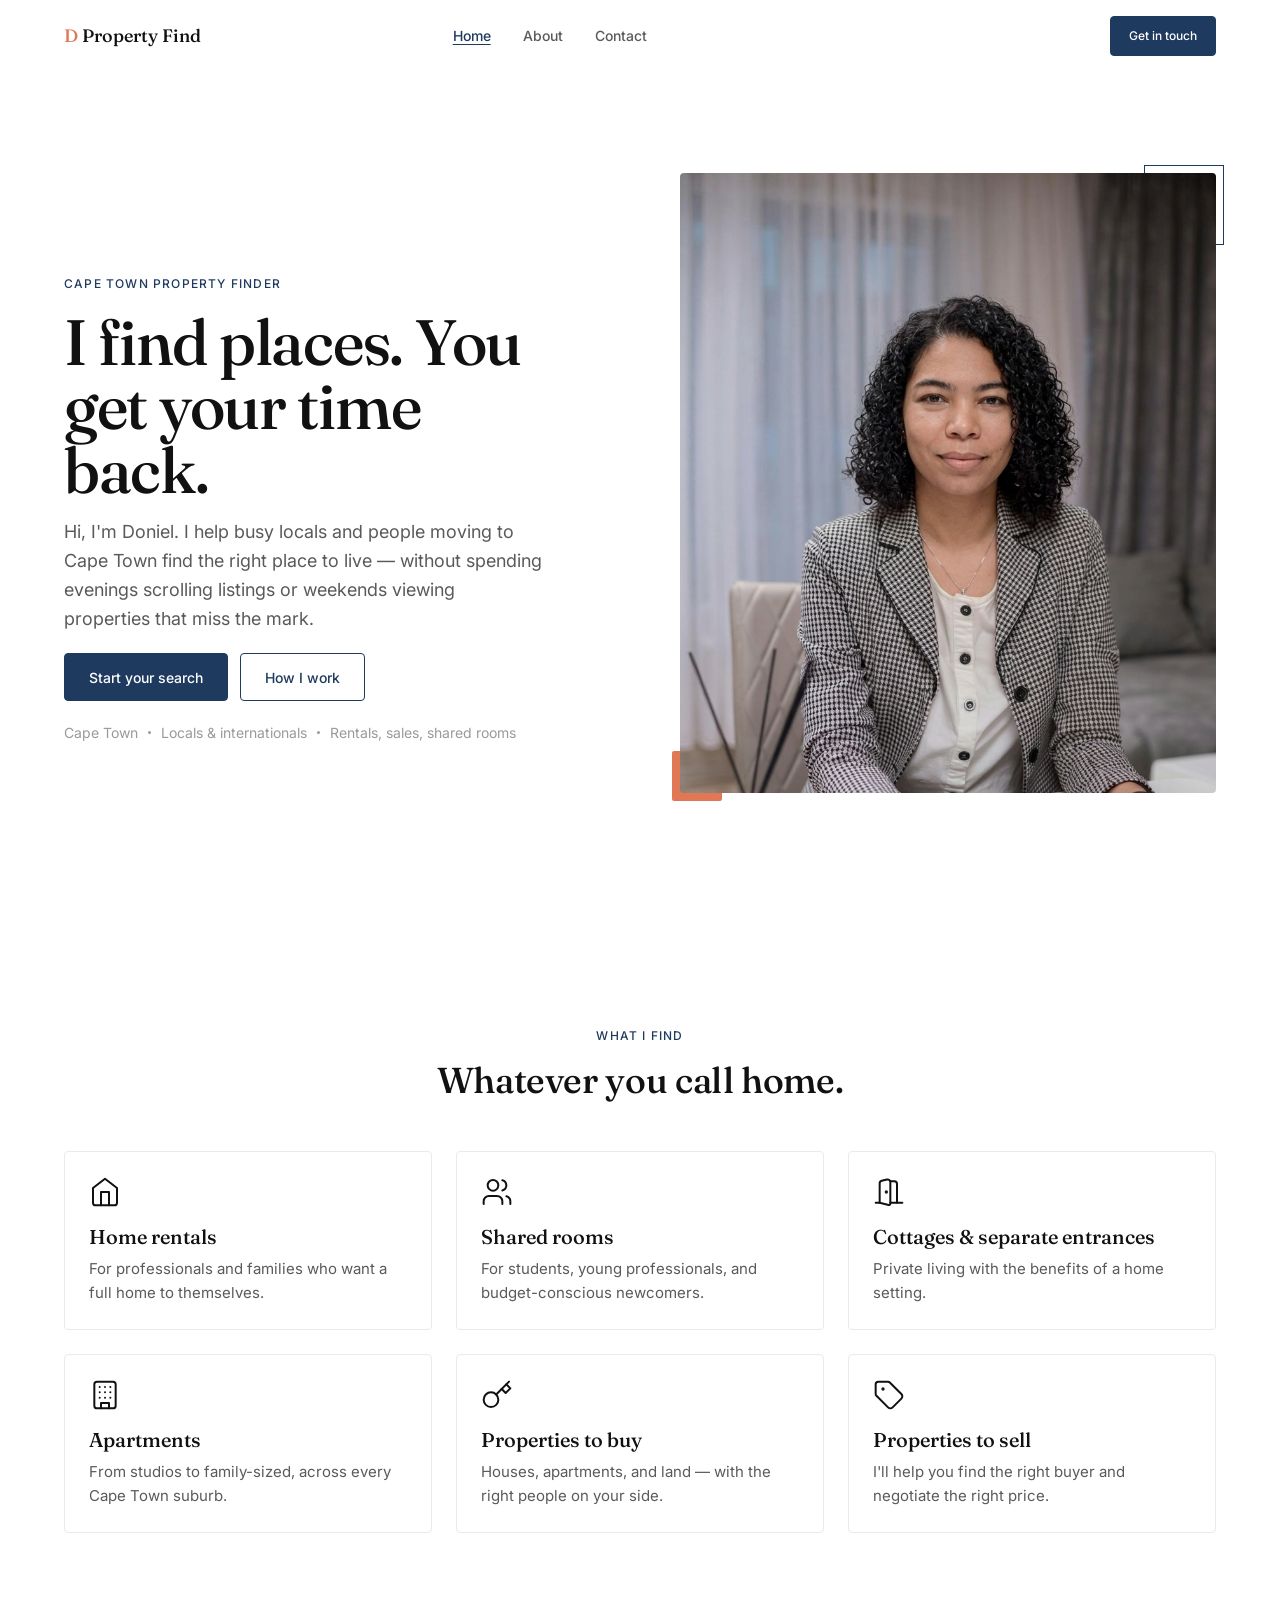
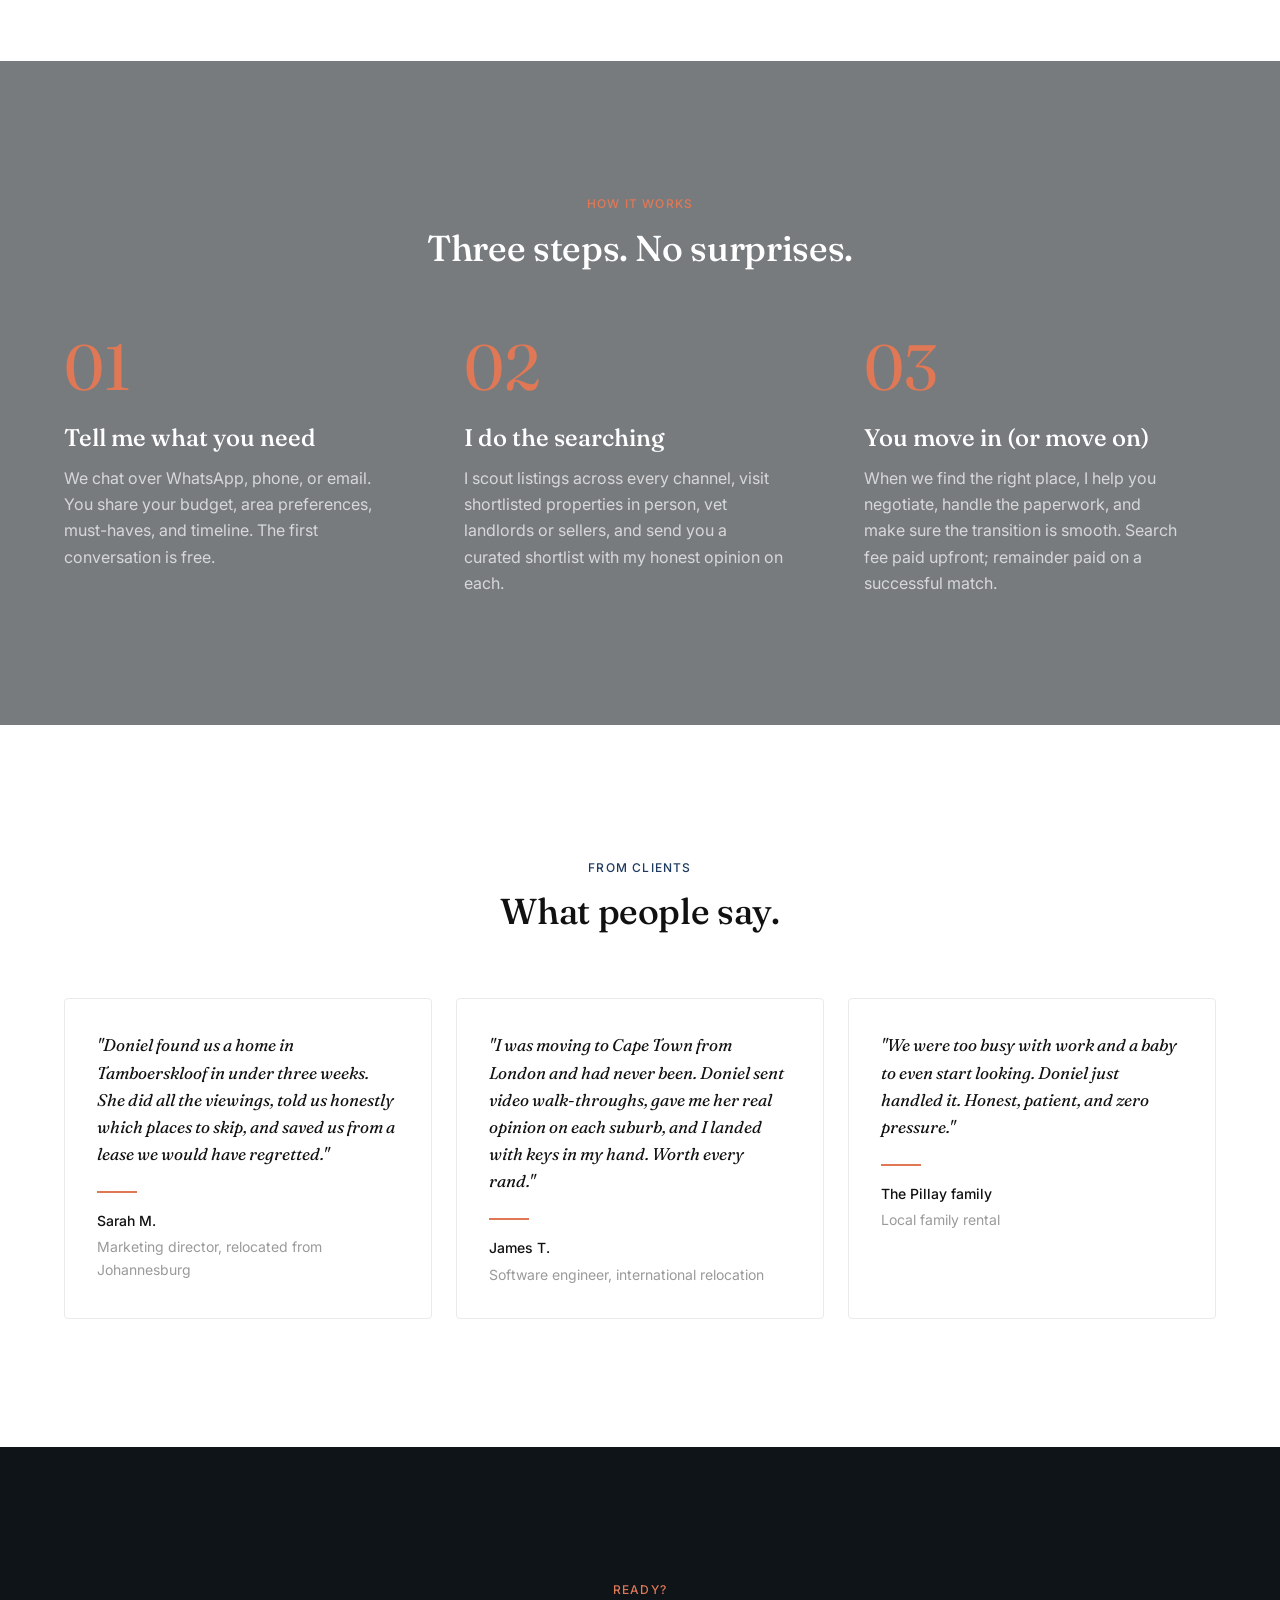
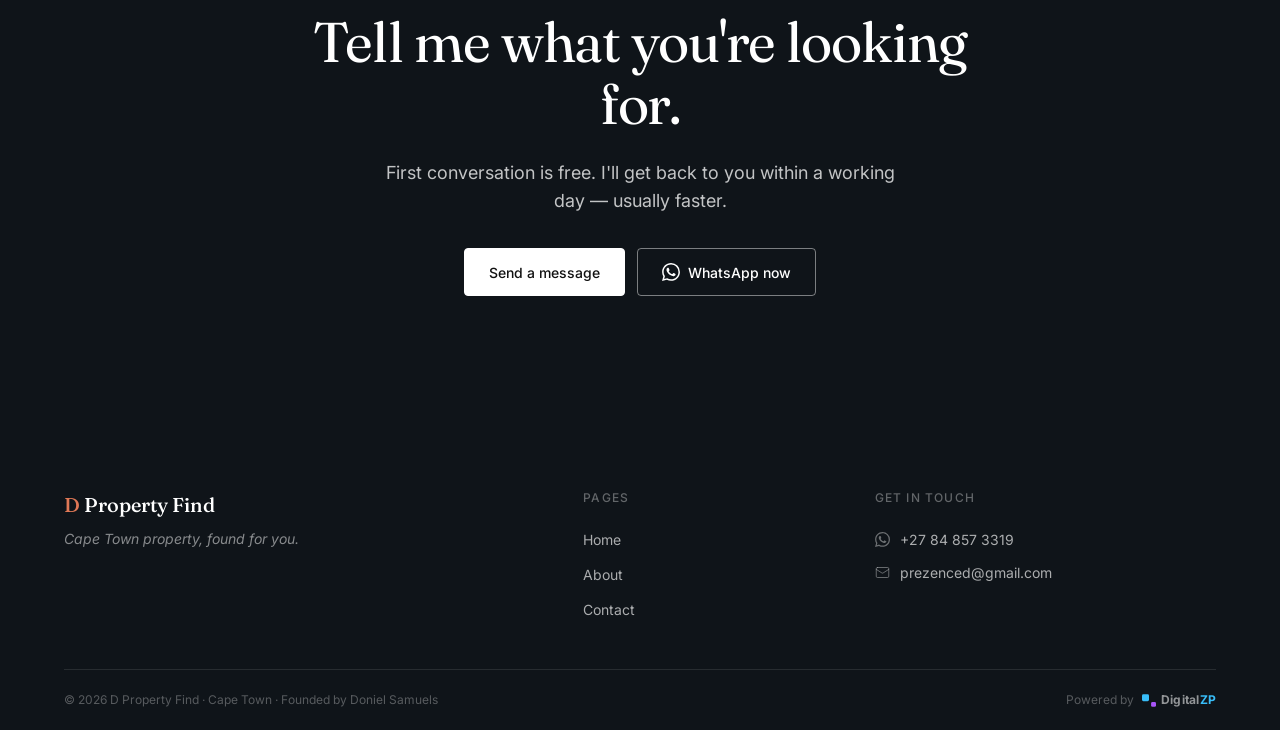
<file: index.html>
﻿<!DOCTYPE html>
<html lang="en">
<head>
  <meta charset="UTF-8">
  <meta name="viewport" content="width=device-width, initial-scale=1.0">
  <title>D Property Find — Cape Town Property Search</title>
  <meta name="description" content="Doniel Samuels finds properties in Cape Town for you — rentals, shared rooms, apartments, homes to buy or sell. No searching, no stress.">

  <!-- Open Graph -->
  <meta property="og:type" content="website">
  <meta property="og:title" content="D Property Find — Cape Town Property Search">
  <meta property="og:description" content="Doniel personally finds properties for you in Cape Town. Rentals, shared rooms, apartments, homes to buy or sell. First conversation free.">
  <meta property="og:url" content="https://dspropertyfinder.co.za/">
  <meta property="og:image" content="https://images.pexels.com/photos/3769021/pexels-photo-3769021.jpeg?auto=compress&cs=tinysrgb&w=1200">

  <!-- Twitter Card -->
  <meta name="twitter:card" content="summary_large_image">
  <meta name="twitter:title" content="D Property Find — Cape Town Property Search">
  <meta name="twitter:description" content="Doniel personally finds properties for you in Cape Town. First conversation free.">

  <!-- Google Fonts -->
  <link rel="preconnect" href="https://fonts.googleapis.com">
  <link rel="preconnect" href="https://fonts.gstatic.com" crossorigin>
  <link href="https://fonts.googleapis.com/css2?family=Fraunces:opsz,wght@9..144,400;9..144,500;9..144,600&family=Inter:wght@400;500;600&display=swap" rel="stylesheet">

  <link rel="stylesheet" href="styles.css">

  <!-- Structured Data — LocalBusiness -->
  <script type="application/ld+json">
  {
    "@context": "https://schema.org",
    "@type": "LocalBusiness",
    "name": "D Property Find",
    "description": "Doniel Samuels personally finds properties in Cape Town — rentals, shared rooms, apartments, and homes to buy or sell.",
    "founder": {
      "@type": "Person",
      "name": "Doniel Samuels"
    },
    "telephone": "+27848573319",
    "email": "prezenced@gmail.com",
    "address": {
      "@type": "PostalAddress",
      "addressLocality": "Cape Town",
      "addressCountry": "ZA"
    },
    "areaServed": "Cape Town",
    "url": "https://dspropertyfinder.co.za/"
  }
  </script>
</head>
<body>

  <!-- ═══ NAVIGATION ═══ -->
  <header class="site-nav" id="site-nav">
    <div class="container nav-inner">
      <a href="index.html" class="nav-logo" aria-label="D Property Find — home">
        <span class="brand-d">D</span>&nbsp;Property Find
      </a>
      <nav class="nav-links" aria-label="Main navigation">
        <a href="index.html" class="nav-link active">Home</a>
        <a href="about.html" class="nav-link">About</a>
        <a href="contact.html" class="nav-link">Contact</a>
      </nav>
      <a href="contact.html" class="btn btn-primary btn-sm nav-cta">Get in touch</a>
      <button class="nav-hamburger" id="nav-hamburger" aria-label="Open menu" aria-expanded="false">
        <svg xmlns="http://www.w3.org/2000/svg" width="24" height="24" viewBox="0 0 24 24" fill="none" stroke="currentColor" stroke-width="1.5" stroke-linecap="round" stroke-linejoin="round" aria-hidden="true">
          <line x1="4" x2="20" y1="6" y2="6"/><line x1="4" x2="20" y1="12" y2="12"/><line x1="4" x2="20" y1="18" y2="18"/>
        </svg>
      </button>
    </div>
  </header>

  <!-- ═══ MOBILE MENU ═══ -->
  <div class="mobile-menu" id="mobile-menu" aria-hidden="true" role="dialog" aria-label="Navigation menu">
    <button class="mobile-menu-close" id="mobile-menu-close" aria-label="Close menu">
      <svg xmlns="http://www.w3.org/2000/svg" width="24" height="24" viewBox="0 0 24 24" fill="none" stroke="currentColor" stroke-width="1.5" stroke-linecap="round" stroke-linejoin="round" aria-hidden="true">
        <path d="M18 6 6 18"/><path d="m6 6 12 12"/>
      </svg>
    </button>
    <nav aria-label="Mobile navigation">
      <a href="index.html">Home</a>
      <a href="about.html">About</a>
      <a href="contact.html">Contact</a>
    </nav>
    <div class="mobile-menu-bottom">
      <a href="contact.html" class="btn btn-primary">Get in touch</a>
    </div>
  </div>

  <main>

    <!-- ═══ SECTION 1: HERO ═══ -->
    <section class="hero" aria-labelledby="hero-headline">
      <div class="container">
        <div class="hero-inner">

          <!-- Text column -->
          <div class="hero-text">
            <span class="kicker hero-kicker">Cape Town Property Finder</span>
            <h1 class="hero-headline" id="hero-headline">I find places. You get your time back.</h1>
            <p class="hero-subhead">Hi, I'm Doniel. I help busy locals and people moving to Cape Town find the right place to live — without spending evenings scrolling listings or weekends viewing properties that miss the mark.</p>
            <div class="hero-ctas">
              <a href="contact.html" class="btn btn-primary">Start your search</a>
              <a href="about.html" class="btn btn-secondary">How I work</a>
            </div>
            <p class="hero-tagline">
              <span>Cape Town</span>
              <span class="hero-tagline-sep" aria-hidden="true"></span>
              <span>Locals &amp; internationals</span>
              <span class="hero-tagline-sep" aria-hidden="true"></span>
              <span>Rentals, sales, shared rooms</span>
            </p>
          </div>

          <!-- Image column -->
          <div class="hero-image-col">
            <div class="hero-image-accent" aria-hidden="true"></div>
            <div class="hero-image-frame" aria-hidden="true"></div>
            <div class="hero-image-wrap">
              <img
                src="assets/D's image.png"
                alt="Doniel Samuels, founder of D Property Find"
                loading="eager"
              >
            </div>
          </div>

        </div>
      </div>
    </section>

    <!-- ═══ SECTION 2: WHAT I FIND ═══ -->
    <section class="section" aria-labelledby="property-types-heading">
      <div class="container">
        <header class="section-header reveal">
          <span class="kicker">What I Find</span>
          <h2 id="property-types-heading">Whatever you call home.</h2>
        </header>

        <div class="property-grid">

          <article class="card reveal">
            <div class="card-icon" aria-hidden="true">
              <svg xmlns="http://www.w3.org/2000/svg" width="32" height="32" viewBox="0 0 24 24" fill="none" stroke="currentColor" stroke-width="1.5" stroke-linecap="round" stroke-linejoin="round">
                <path d="m3 9 9-7 9 7v11a2 2 0 0 1-2 2H5a2 2 0 0 1-2-2z"/>
                <polyline points="9 22 9 12 15 12 15 22"/>
              </svg>
            </div>
            <h3 class="card-title">Home rentals</h3>
            <p class="card-desc">For professionals and families who want a full home to themselves.</p>
          </article>

          <article class="card reveal">
            <div class="card-icon" aria-hidden="true">
              <svg xmlns="http://www.w3.org/2000/svg" width="32" height="32" viewBox="0 0 24 24" fill="none" stroke="currentColor" stroke-width="1.5" stroke-linecap="round" stroke-linejoin="round">
                <path d="M16 21v-2a4 4 0 0 0-4-4H6a4 4 0 0 0-4 4v2"/>
                <circle cx="9" cy="7" r="4"/>
                <path d="M22 21v-2a4 4 0 0 0-3-3.87"/>
                <path d="M16 3.13a4 4 0 0 1 0 7.75"/>
              </svg>
            </div>
            <h3 class="card-title">Shared rooms</h3>
            <p class="card-desc">For students, young professionals, and budget-conscious newcomers.</p>
          </article>

          <article class="card reveal">
            <div class="card-icon" aria-hidden="true">
              <svg xmlns="http://www.w3.org/2000/svg" width="32" height="32" viewBox="0 0 24 24" fill="none" stroke="currentColor" stroke-width="1.5" stroke-linecap="round" stroke-linejoin="round">
                <path d="M13 4h3a2 2 0 0 1 2 2v14"/>
                <path d="M2 20h3"/>
                <path d="M13 20h9"/>
                <circle cx="10" cy="12" r="0.5" fill="currentColor"/>
                <path d="M13 4.562v16.157a1 1 0 0 1-1.242.97L5 20V5.562a2 2 0 0 1 1.515-1.94l4-1A2 2 0 0 1 13 4.561z"/>
              </svg>
            </div>
            <h3 class="card-title">Cottages &amp; separate entrances</h3>
            <p class="card-desc">Private living with the benefits of a home setting.</p>
          </article>

          <article class="card reveal">
            <div class="card-icon" aria-hidden="true">
              <svg xmlns="http://www.w3.org/2000/svg" width="32" height="32" viewBox="0 0 24 24" fill="none" stroke="currentColor" stroke-width="1.5" stroke-linecap="round" stroke-linejoin="round">
                <rect width="16" height="20" x="4" y="2" rx="2"/>
                <path d="M9 22v-4h6v4"/>
                <path d="M8 6h.01"/><path d="M16 6h.01"/><path d="M12 6h.01"/>
                <path d="M12 10h.01"/><path d="M12 14h.01"/>
                <path d="M16 10h.01"/><path d="M16 14h.01"/>
                <path d="M8 10h.01"/><path d="M8 14h.01"/>
              </svg>
            </div>
            <h3 class="card-title">Apartments</h3>
            <p class="card-desc">From studios to family-sized, across every Cape Town suburb.</p>
          </article>

          <article class="card reveal">
            <div class="card-icon" aria-hidden="true">
              <svg xmlns="http://www.w3.org/2000/svg" width="32" height="32" viewBox="0 0 24 24" fill="none" stroke="currentColor" stroke-width="1.5" stroke-linecap="round" stroke-linejoin="round">
                <circle cx="7.5" cy="15.5" r="5.5"/>
                <path d="m21 2-9.6 9.6"/>
                <path d="m15.5 7.5 3 3L22 7l-3-3"/>
              </svg>
            </div>
            <h3 class="card-title">Properties to buy</h3>
            <p class="card-desc">Houses, apartments, and land — with the right people on your side.</p>
          </article>

          <article class="card reveal">
            <div class="card-icon" aria-hidden="true">
              <svg xmlns="http://www.w3.org/2000/svg" width="32" height="32" viewBox="0 0 24 24" fill="none" stroke="currentColor" stroke-width="1.5" stroke-linecap="round" stroke-linejoin="round">
                <path d="M12.586 2.586A2 2 0 0 0 11.172 2H4a2 2 0 0 0-2 2v7.172a2 2 0 0 0 .586 1.414l8.704 8.704a2.426 2.426 0 0 0 3.42 0l6.58-6.58a2.426 2.426 0 0 0 0-3.42z"/>
                <circle cx="7.5" cy="7.5" r="0.5" fill="currentColor"/>
              </svg>
            </div>
            <h3 class="card-title">Properties to sell</h3>
            <p class="card-desc">I'll help you find the right buyer and negotiate the right price.</p>
          </article>

        </div>
      </div>
    </section>

    <!-- ═══ SECTION 3: HOW IT WORKS ═══ -->
    <section class="section section--photo" aria-labelledby="how-it-works-heading">
      <div class="container">
        <header class="section-header reveal">
          <span class="kicker">How It Works</span>
          <h2 id="how-it-works-heading">Three steps. No surprises.</h2>
        </header>

        <div class="steps-grid">

          <div class="reveal">
            <p class="step-number" aria-hidden="true">01</p>
            <h3 class="step-title">Tell me what you need</h3>
            <p class="step-desc">We chat over WhatsApp, phone, or email. You share your budget, area preferences, must-haves, and timeline. The first conversation is free.</p>
          </div>

          <div class="reveal">
            <p class="step-number" aria-hidden="true">02</p>
            <h3 class="step-title">I do the searching</h3>
            <p class="step-desc">I scout listings across every channel, visit shortlisted properties in person, vet landlords or sellers, and send you a curated shortlist with my honest opinion on each.</p>
          </div>

          <div class="reveal">
            <p class="step-number" aria-hidden="true">03</p>
            <h3 class="step-title">You move in (or move on)</h3>
            <p class="step-desc">When we find the right place, I help you negotiate, handle the paperwork, and make sure the transition is smooth. Search fee paid upfront; remainder paid on a successful match.</p>
          </div>

        </div>
      </div>
    </section>

    <!-- ═══ SECTION 4: TESTIMONIALS ═══ -->
    <!-- TODO: Replace with real client quotes -->
    <section class="section" aria-labelledby="testimonials-heading">
      <div class="container">
        <header class="section-header reveal">
          <span class="kicker">From Clients</span>
          <h2 id="testimonials-heading">What people say.</h2>
        </header>

        <div class="testimonials-grid">

          <article class="testimonial-card reveal">
            <blockquote class="testimonial-quote">
              "Doniel found us a home in Tamboerskloof in under three weeks. She did all the viewings, told us honestly which places to skip, and saved us from a lease we would have regretted."
            </blockquote>
            <div class="testimonial-divider" aria-hidden="true"></div>
            <p class="testimonial-name">Sarah M.</p>
            <p class="testimonial-context">Marketing director, relocated from Johannesburg</p>
          </article>

          <article class="testimonial-card reveal">
            <blockquote class="testimonial-quote">
              "I was moving to Cape Town from London and had never been. Doniel sent video walk-throughs, gave me her real opinion on each suburb, and I landed with keys in my hand. Worth every rand."
            </blockquote>
            <div class="testimonial-divider" aria-hidden="true"></div>
            <p class="testimonial-name">James T.</p>
            <p class="testimonial-context">Software engineer, international relocation</p>
          </article>

          <article class="testimonial-card reveal">
            <blockquote class="testimonial-quote">
              "We were too busy with work and a baby to even start looking. Doniel just handled it. Honest, patient, and zero pressure."
            </blockquote>
            <div class="testimonial-divider" aria-hidden="true"></div>
            <p class="testimonial-name">The Pillay family</p>
            <p class="testimonial-context">Local family rental</p>
          </article>

        </div>
      </div>
    </section>

    <!-- ═══ SECTION 5: FINAL CTA ═══ -->
    <section class="section section--dark" aria-labelledby="final-cta-heading">
      <div class="container">
        <div class="final-cta">
          <span class="kicker">Ready?</span>
          <h2 class="final-cta-headline" id="final-cta-heading">Tell me what you're looking for.</h2>
          <p class="final-cta-subhead">First conversation is free. I'll get back to you within a working day — usually faster.</p>
          <div class="final-cta-buttons">
            <a href="contact.html" class="btn btn-light">Send a message</a>
            <a href="https://wa.me/27848573319?text=Hi%20Doniel%2C%20I%20found%20you%20through%20your%20website." class="btn btn-outline-light" target="_blank" rel="noopener noreferrer">
              <svg xmlns="http://www.w3.org/2000/svg" width="18" height="18" viewBox="0 0 24 24" fill="currentColor" aria-hidden="true">
                <path d="M17.472 14.382c-.297-.149-1.758-.867-2.03-.967-.273-.099-.471-.148-.67.15-.197.297-.767.966-.94 1.164-.173.199-.347.223-.644.075-.297-.15-1.255-.463-2.39-1.475-.883-.788-1.48-1.761-1.653-2.059-.173-.297-.018-.458.13-.606.134-.133.298-.347.446-.52.149-.174.198-.298.298-.497.099-.198.05-.371-.025-.52-.075-.149-.669-1.612-.916-2.207-.242-.579-.487-.5-.669-.51-.173-.008-.371-.01-.57-.01-.198 0-.52.074-.792.372-.272.297-1.04 1.016-1.04 2.479 0 1.462 1.065 2.875 1.213 3.074.149.198 2.096 3.2 5.077 4.487.709.306 1.262.489 1.694.625.712.227 1.36.195 1.871.118.571-.085 1.758-.719 2.006-1.413.248-.694.248-1.289.173-1.413-.074-.124-.272-.198-.57-.347m-5.421 7.403h-.004a9.87 9.87 0 01-5.031-1.378l-.361-.214-3.741.982.998-3.648-.235-.374a9.86 9.86 0 01-1.51-5.26c.001-5.45 4.436-9.884 9.888-9.884 2.64 0 5.122 1.03 6.988 2.898a9.825 9.825 0 012.893 6.994c-.003 5.45-4.437 9.884-9.885 9.884m8.413-18.297A11.815 11.815 0 0012.05 0C5.495 0 .16 5.335.157 11.892c0 2.096.547 4.142 1.588 5.945L.057 24l6.305-1.654a11.882 11.882 0 005.683 1.448h.005c6.554 0 11.89-5.335 11.893-11.893a11.821 11.821 0 00-3.48-8.413z"/>
              </svg>
              WhatsApp now
            </a>
          </div>
        </div>
      </div>
    </section>

  </main>

  <!-- ═══ FOOTER ═══ -->
  <footer class="site-footer">
    <div class="container">
      <div class="footer-grid">

        <div>
          <p class="footer-brand-name"><span class="brand-d">D</span>&nbsp;Property Find</p>
          <p class="footer-tagline">Cape Town property, found for you.</p>
        </div>

        <div>
          <p class="footer-col-heading">Pages</p>
          <nav class="footer-links" aria-label="Footer navigation">
            <a href="index.html">Home</a>
            <a href="about.html">About</a>
            <a href="contact.html">Contact</a>
          </nav>
        </div>

        <div>
          <p class="footer-col-heading">Get in touch</p>
          <div class="footer-contact-items">
            <a href="https://wa.me/27848573319" class="footer-contact-item" target="_blank" rel="noopener noreferrer">
              <svg xmlns="http://www.w3.org/2000/svg" width="16" height="16" viewBox="0 0 24 24" fill="currentColor" aria-hidden="true">
                <path d="M17.472 14.382c-.297-.149-1.758-.867-2.03-.967-.273-.099-.471-.148-.67.15-.197.297-.767.966-.94 1.164-.173.199-.347.223-.644.075-.297-.15-1.255-.463-2.39-1.475-.883-.788-1.48-1.761-1.653-2.059-.173-.297-.018-.458.13-.606.134-.133.298-.347.446-.52.149-.174.198-.298.298-.497.099-.198.05-.371-.025-.52-.075-.149-.669-1.612-.916-2.207-.242-.579-.487-.5-.669-.51-.173-.008-.371-.01-.57-.01-.198 0-.52.074-.792.372-.272.297-1.04 1.016-1.04 2.479 0 1.462 1.065 2.875 1.213 3.074.149.198 2.096 3.2 5.077 4.487.709.306 1.262.489 1.694.625.712.227 1.36.195 1.871.118.571-.085 1.758-.719 2.006-1.413.248-.694.248-1.289.173-1.413-.074-.124-.272-.198-.57-.347m-5.421 7.403h-.004a9.87 9.87 0 01-5.031-1.378l-.361-.214-3.741.982.998-3.648-.235-.374a9.86 9.86 0 01-1.51-5.26c.001-5.45 4.436-9.884 9.888-9.884 2.64 0 5.122 1.03 6.988 2.898a9.825 9.825 0 012.893 6.994c-.003 5.45-4.437 9.884-9.885 9.884m8.413-18.297A11.815 11.815 0 0012.05 0C5.495 0 .16 5.335.157 11.892c0 2.096.547 4.142 1.588 5.945L.057 24l6.305-1.654a11.882 11.882 0 005.683 1.448h.005c6.554 0 11.89-5.335 11.893-11.893a11.821 11.821 0 00-3.48-8.413z"/>
              </svg>
              +27 84 857 3319
            </a>
            <a href="mailto:prezenced@gmail.com" class="footer-contact-item">
              <svg xmlns="http://www.w3.org/2000/svg" width="16" height="16" viewBox="0 0 24 24" fill="none" stroke="currentColor" stroke-width="1.5" stroke-linecap="round" stroke-linejoin="round" aria-hidden="true">
                <rect width="20" height="16" x="2" y="4" rx="2"/>
                <path d="m22 7-8.97 5.7a1.94 1.94 0 0 1-2.06 0L2 7"/>
              </svg>
              prezenced@gmail.com
            </a>
          </div>
        </div>

      </div>
      <div class="footer-bottom">
        <p>© 2026 D Property Find · Cape Town · Founded by Doniel Samuels</p>
        <p class="powered-by">Powered by
          <a href="https://digitalzp.com" class="powered-by-logo" target="_blank" rel="noopener noreferrer">
            <svg width="14" height="13" viewBox="0 0 20 18" fill="none" aria-hidden="true">
              <rect x="0" y="0" width="10" height="10" rx="2" fill="#38BDF8"/>
              <rect x="13" y="11" width="7" height="7" rx="2" fill="#A855F7"/>
            </svg>
            <span>Digital<span class="powered-by-zp">ZP</span></span>
          </a>
        </p>
      </div>
    </div>
  </footer>

  <script src="script.js"></script>
</body>
</html>
</file>
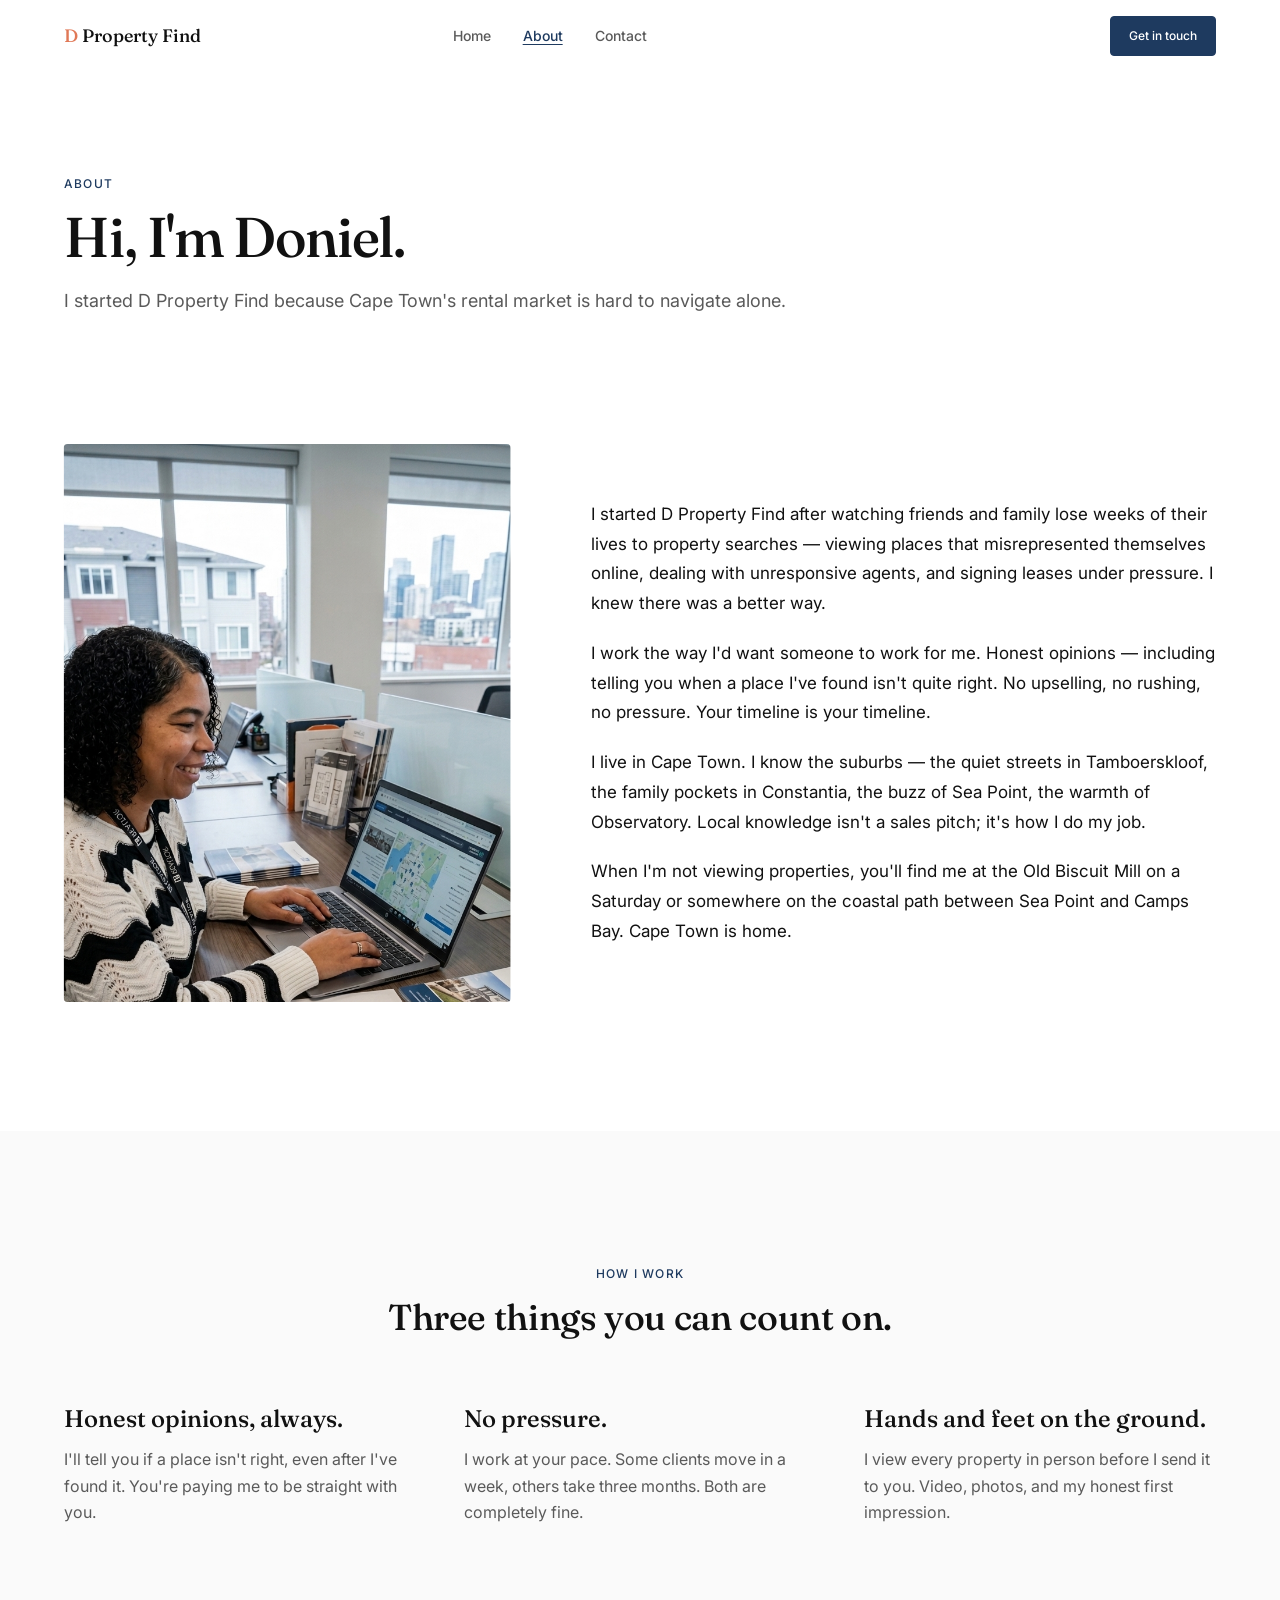
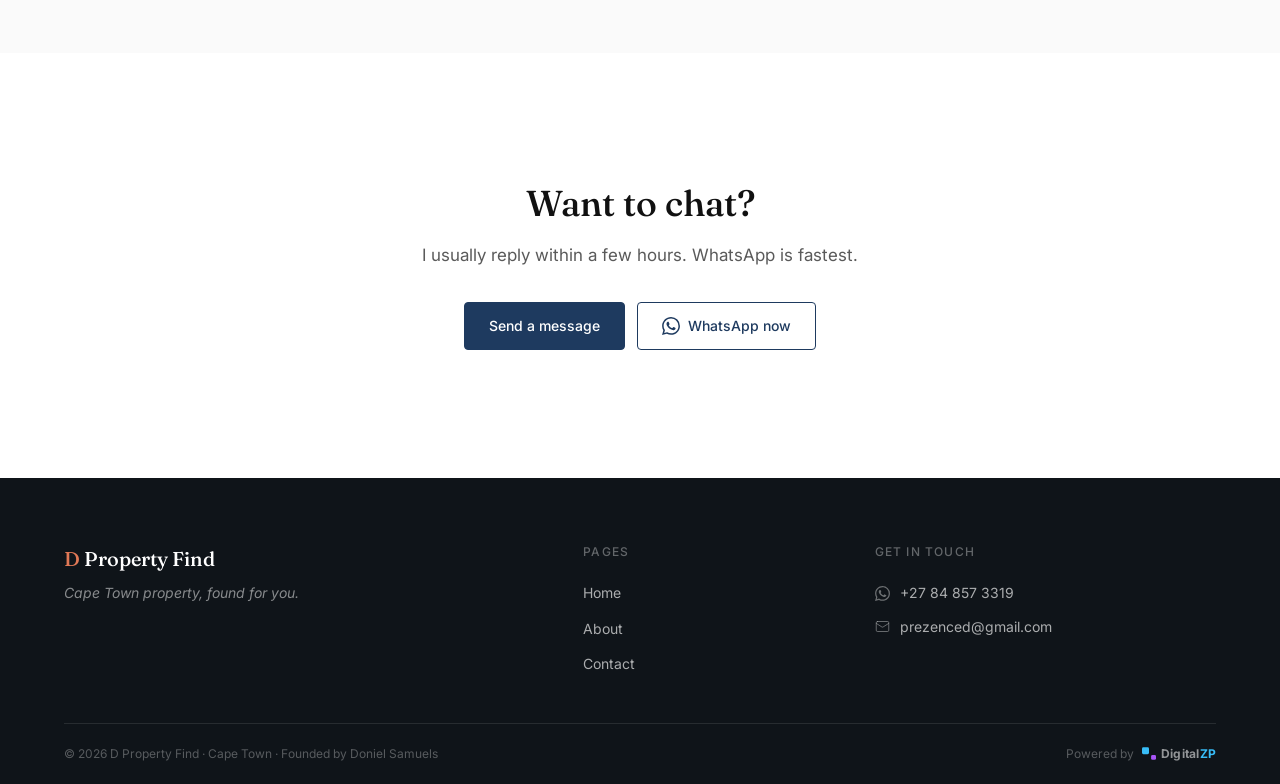
<file: about.html>
﻿<!DOCTYPE html>
<html lang="en">
<head>
  <meta charset="UTF-8">
  <meta name="viewport" content="width=device-width, initial-scale=1.0">
  <title>About Doniel — D Property Find</title>
  <meta name="description" content="Meet Doniel Samuels — the person behind D Property Find. She personally searches for properties in Cape Town so you don't have to.">

  <!-- Open Graph -->
  <meta property="og:type" content="website">
  <meta property="og:title" content="About Doniel — D Property Find">
  <meta property="og:description" content="Meet Doniel Samuels — the person behind D Property Find. She personally searches for properties in Cape Town so you don't have to.">
  <meta property="og:url" content="https://dspropertyfinder.co.za/about.html">
  <meta property="og:image" content="https://images.pexels.com/photos/5386751/pexels-photo-5386751.jpeg?auto=compress&cs=tinysrgb&w=1200">

  <!-- Twitter Card -->
  <meta name="twitter:card" content="summary_large_image">
  <meta name="twitter:title" content="About Doniel — D Property Find">
  <meta name="twitter:description" content="Meet Doniel Samuels — the person who personally finds properties in Cape Town for you.">

  <!-- Google Fonts -->
  <link rel="preconnect" href="https://fonts.googleapis.com">
  <link rel="preconnect" href="https://fonts.gstatic.com" crossorigin>
  <link href="https://fonts.googleapis.com/css2?family=Fraunces:opsz,wght@9..144,400;9..144,500;9..144,600&family=Inter:wght@400;500;600&display=swap" rel="stylesheet">

  <link rel="stylesheet" href="styles.css">
</head>
<body>

  <!-- ═══ NAVIGATION ═══ -->
  <header class="site-nav" id="site-nav">
    <div class="container nav-inner">
      <a href="index.html" class="nav-logo" aria-label="D Property Find — home">
        <span class="brand-d">D</span>&nbsp;Property Find
      </a>
      <nav class="nav-links" aria-label="Main navigation">
        <a href="index.html" class="nav-link">Home</a>
        <a href="about.html" class="nav-link active">About</a>
        <a href="contact.html" class="nav-link">Contact</a>
      </nav>
      <a href="contact.html" class="btn btn-primary btn-sm nav-cta">Get in touch</a>
      <button class="nav-hamburger" id="nav-hamburger" aria-label="Open menu" aria-expanded="false">
        <svg xmlns="http://www.w3.org/2000/svg" width="24" height="24" viewBox="0 0 24 24" fill="none" stroke="currentColor" stroke-width="1.5" stroke-linecap="round" stroke-linejoin="round" aria-hidden="true">
          <line x1="4" x2="20" y1="6" y2="6"/><line x1="4" x2="20" y1="12" y2="12"/><line x1="4" x2="20" y1="18" y2="18"/>
        </svg>
      </button>
    </div>
  </header>

  <!-- ═══ MOBILE MENU ═══ -->
  <div class="mobile-menu" id="mobile-menu" aria-hidden="true" role="dialog" aria-label="Navigation menu">
    <button class="mobile-menu-close" id="mobile-menu-close" aria-label="Close menu">
      <svg xmlns="http://www.w3.org/2000/svg" width="24" height="24" viewBox="0 0 24 24" fill="none" stroke="currentColor" stroke-width="1.5" stroke-linecap="round" stroke-linejoin="round" aria-hidden="true">
        <path d="M18 6 6 18"/><path d="m6 6 12 12"/>
      </svg>
    </button>
    <nav aria-label="Mobile navigation">
      <a href="index.html">Home</a>
      <a href="about.html">About</a>
      <a href="contact.html">Contact</a>
    </nav>
    <div class="mobile-menu-bottom">
      <a href="contact.html" class="btn btn-primary">Get in touch</a>
    </div>
  </div>

  <main>

    <!-- ═══ SECTION 1: PAGE HERO ═══ -->
    <section class="page-hero" aria-labelledby="about-headline">
      <div class="container">
        <span class="kicker">About</span>
        <h1 class="page-hero-headline" id="about-headline">Hi, I'm Doniel.</h1>
        <p class="page-hero-subhead">I started D Property Find because Cape Town's rental market is hard to navigate alone.</p>
      </div>
    </section>

    <!-- ═══ SECTION 2: STORY ═══ -->
    <section class="story-section" aria-labelledby="story-heading">
      <div class="container">
        <div class="story-grid">

          <!-- Image column -->
          <div class="story-image-wrap">
            <img
              src="assets/D second image.png"
              alt="Doniel Samuels in Cape Town"
              loading="lazy"
              style="transform: scaleX(-1);"
            >
          </div>

          <!-- Text column -->
          <!-- TODO: Replace with Doniel's actual story -->
          <div class="story-text">
            <h2 id="story-heading" class="sr-only">Doniel's story</h2>
            <p>I started D Property Find after watching friends and family lose weeks of their lives to property searches — viewing places that misrepresented themselves online, dealing with unresponsive agents, and signing leases under pressure. I knew there was a better way.</p>
            <p>I work the way I'd want someone to work for me. Honest opinions — including telling you when a place I've found isn't quite right. No upselling, no rushing, no pressure. Your timeline is your timeline.</p>
            <p>I live in Cape Town. I know the suburbs — the quiet streets in Tamboerskloof, the family pockets in Constantia, the buzz of Sea Point, the warmth of Observatory. Local knowledge isn't a sales pitch; it's how I do my job.</p>
            <p>When I'm not viewing properties, you'll find me at the Old Biscuit Mill on a Saturday or somewhere on the coastal path between Sea Point and Camps Bay. Cape Town is home.</p>
          </div>

        </div>
      </div>
    </section>

    <!-- ═══ SECTION 3: VALUES ═══ -->
    <section class="section section--subtle" aria-labelledby="values-heading">
      <div class="container">
        <header class="section-header reveal">
          <span class="kicker">How I Work</span>
          <h2 id="values-heading">Three things you can count on.</h2>
        </header>

        <div class="values-grid">

          <div class="reveal">
            <h3 class="value-title">Honest opinions, always.</h3>
            <p class="value-desc">I'll tell you if a place isn't right, even after I've found it. You're paying me to be straight with you.</p>
          </div>

          <div class="reveal">
            <h3 class="value-title">No pressure.</h3>
            <p class="value-desc">I work at your pace. Some clients move in a week, others take three months. Both are completely fine.</p>
          </div>

          <div class="reveal">
            <h3 class="value-title">Hands and feet on the ground.</h3>
            <p class="value-desc">I view every property in person before I send it to you. Video, photos, and my honest first impression.</p>
          </div>

        </div>
      </div>
    </section>

    <!-- ═══ SECTION 4: CLOSING CTA ═══ -->
    <section class="section" aria-labelledby="closing-cta-heading">
      <div class="container">
        <div class="closing-cta reveal">
          <h2 class="closing-cta-headline" id="closing-cta-heading">Want to chat?</h2>
          <p class="closing-cta-subhead">I usually reply within a few hours. WhatsApp is fastest.</p>
          <div class="closing-cta-buttons">
            <a href="contact.html" class="btn btn-primary">Send a message</a>
            <a href="https://wa.me/27848573319?text=Hi%20Doniel%2C%20I%20found%20you%20through%20your%20website." class="btn btn-secondary" target="_blank" rel="noopener noreferrer">
              <svg xmlns="http://www.w3.org/2000/svg" width="18" height="18" viewBox="0 0 24 24" fill="currentColor" aria-hidden="true">
                <path d="M17.472 14.382c-.297-.149-1.758-.867-2.03-.967-.273-.099-.471-.148-.67.15-.197.297-.767.966-.94 1.164-.173.199-.347.223-.644.075-.297-.15-1.255-.463-2.39-1.475-.883-.788-1.48-1.761-1.653-2.059-.173-.297-.018-.458.13-.606.134-.133.298-.347.446-.52.149-.174.198-.298.298-.497.099-.198.05-.371-.025-.52-.075-.149-.669-1.612-.916-2.207-.242-.579-.487-.5-.669-.51-.173-.008-.371-.01-.57-.01-.198 0-.52.074-.792.372-.272.297-1.04 1.016-1.04 2.479 0 1.462 1.065 2.875 1.213 3.074.149.198 2.096 3.2 5.077 4.487.709.306 1.262.489 1.694.625.712.227 1.36.195 1.871.118.571-.085 1.758-.719 2.006-1.413.248-.694.248-1.289.173-1.413-.074-.124-.272-.198-.57-.347m-5.421 7.403h-.004a9.87 9.87 0 01-5.031-1.378l-.361-.214-3.741.982.998-3.648-.235-.374a9.86 9.86 0 01-1.51-5.26c.001-5.45 4.436-9.884 9.888-9.884 2.64 0 5.122 1.03 6.988 2.898a9.825 9.825 0 012.893 6.994c-.003 5.45-4.437 9.884-9.885 9.884m8.413-18.297A11.815 11.815 0 0012.05 0C5.495 0 .16 5.335.157 11.892c0 2.096.547 4.142 1.588 5.945L.057 24l6.305-1.654a11.882 11.882 0 005.683 1.448h.005c6.554 0 11.89-5.335 11.893-11.893a11.821 11.821 0 00-3.48-8.413z"/>
              </svg>
              WhatsApp now
            </a>
          </div>
        </div>
      </div>
    </section>

  </main>

  <!-- ═══ FOOTER ═══ -->
  <footer class="site-footer">
    <div class="container">
      <div class="footer-grid">

        <div>
          <p class="footer-brand-name"><span class="brand-d">D</span>&nbsp;Property Find</p>
          <p class="footer-tagline">Cape Town property, found for you.</p>
        </div>

        <div>
          <p class="footer-col-heading">Pages</p>
          <nav class="footer-links" aria-label="Footer navigation">
            <a href="index.html">Home</a>
            <a href="about.html">About</a>
            <a href="contact.html">Contact</a>
          </nav>
        </div>

        <div>
          <p class="footer-col-heading">Get in touch</p>
          <div class="footer-contact-items">
            <a href="https://wa.me/27848573319" class="footer-contact-item" target="_blank" rel="noopener noreferrer">
              <svg xmlns="http://www.w3.org/2000/svg" width="16" height="16" viewBox="0 0 24 24" fill="currentColor" aria-hidden="true">
                <path d="M17.472 14.382c-.297-.149-1.758-.867-2.03-.967-.273-.099-.471-.148-.67.15-.197.297-.767.966-.94 1.164-.173.199-.347.223-.644.075-.297-.15-1.255-.463-2.39-1.475-.883-.788-1.48-1.761-1.653-2.059-.173-.297-.018-.458.13-.606.134-.133.298-.347.446-.52.149-.174.198-.298.298-.497.099-.198.05-.371-.025-.52-.075-.149-.669-1.612-.916-2.207-.242-.579-.487-.5-.669-.51-.173-.008-.371-.01-.57-.01-.198 0-.52.074-.792.372-.272.297-1.04 1.016-1.04 2.479 0 1.462 1.065 2.875 1.213 3.074.149.198 2.096 3.2 5.077 4.487.709.306 1.262.489 1.694.625.712.227 1.36.195 1.871.118.571-.085 1.758-.719 2.006-1.413.248-.694.248-1.289.173-1.413-.074-.124-.272-.198-.57-.347m-5.421 7.403h-.004a9.87 9.87 0 01-5.031-1.378l-.361-.214-3.741.982.998-3.648-.235-.374a9.86 9.86 0 01-1.51-5.26c.001-5.45 4.436-9.884 9.888-9.884 2.64 0 5.122 1.03 6.988 2.898a9.825 9.825 0 012.893 6.994c-.003 5.45-4.437 9.884-9.885 9.884m8.413-18.297A11.815 11.815 0 0012.05 0C5.495 0 .16 5.335.157 11.892c0 2.096.547 4.142 1.588 5.945L.057 24l6.305-1.654a11.882 11.882 0 005.683 1.448h.005c6.554 0 11.89-5.335 11.893-11.893a11.821 11.821 0 00-3.48-8.413z"/>
              </svg>
              +27 84 857 3319
            </a>
            <a href="mailto:prezenced@gmail.com" class="footer-contact-item">
              <svg xmlns="http://www.w3.org/2000/svg" width="16" height="16" viewBox="0 0 24 24" fill="none" stroke="currentColor" stroke-width="1.5" stroke-linecap="round" stroke-linejoin="round" aria-hidden="true">
                <rect width="20" height="16" x="2" y="4" rx="2"/>
                <path d="m22 7-8.97 5.7a1.94 1.94 0 0 1-2.06 0L2 7"/>
              </svg>
              prezenced@gmail.com
            </a>
          </div>
        </div>

      </div>
      <div class="footer-bottom">
        <p>© 2026 D Property Find · Cape Town · Founded by Doniel Samuels</p>
        <p class="powered-by">Powered by
          <a href="https://digitalzp.com" class="powered-by-logo" target="_blank" rel="noopener noreferrer">
            <svg width="14" height="13" viewBox="0 0 20 18" fill="none" aria-hidden="true">
              <rect x="0" y="0" width="10" height="10" rx="2" fill="#38BDF8"/>
              <rect x="13" y="11" width="7" height="7" rx="2" fill="#A855F7"/>
            </svg>
            <span>Digital<span class="powered-by-zp">ZP</span></span>
          </a>
        </p>
      </div>
    </div>
  </footer>

  <script src="script.js"></script>
</body>
</html>
</file>
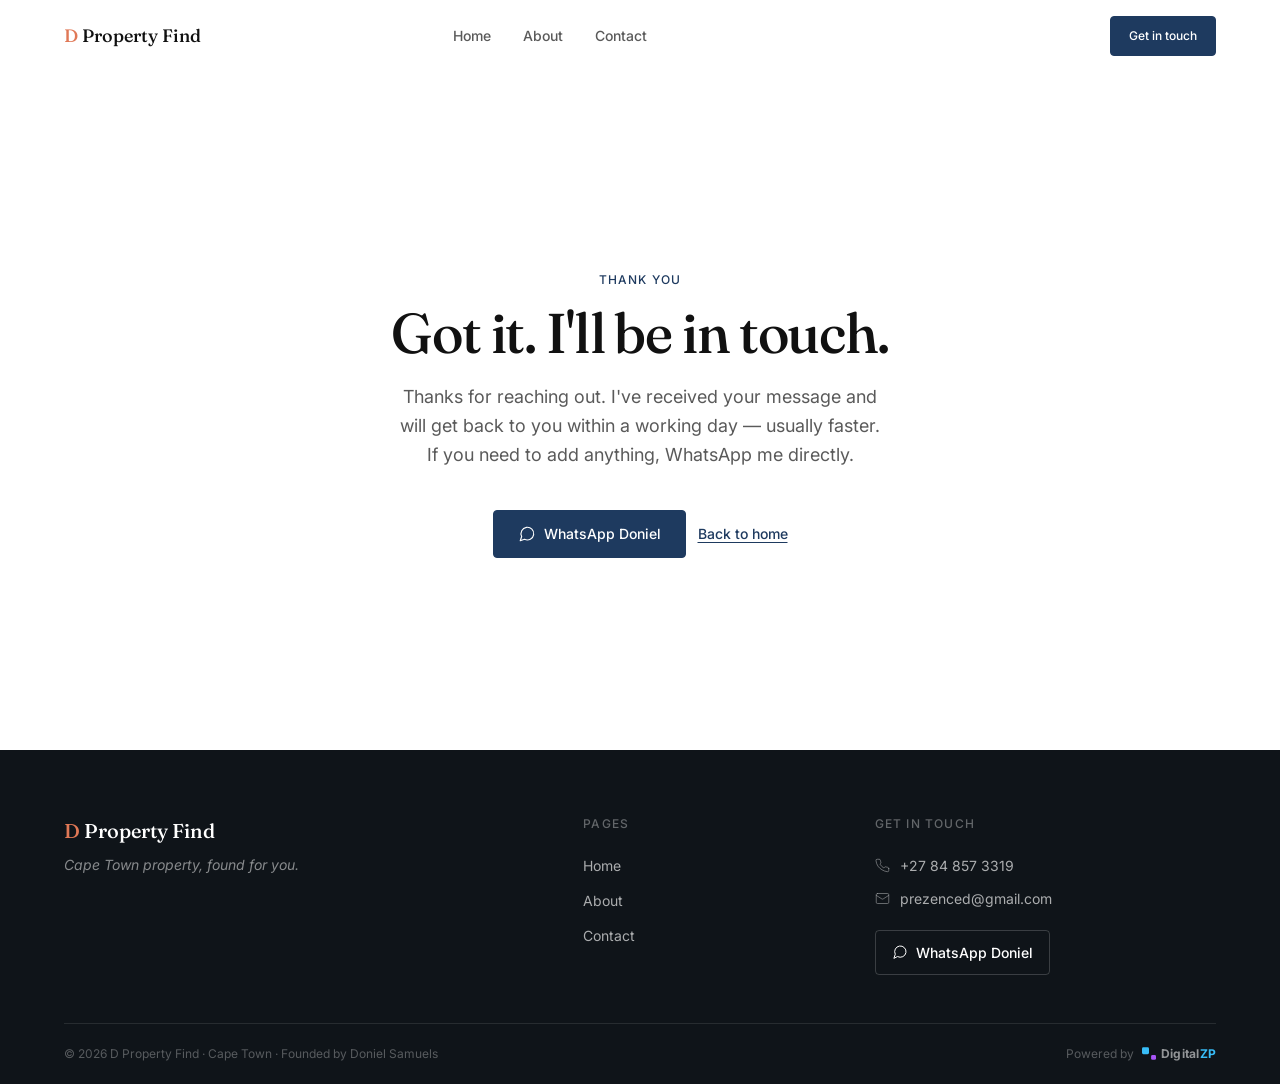
<file: thank-you.html>
﻿<!DOCTYPE html>
<html lang="en">
<head>
  <meta charset="UTF-8">
  <meta name="viewport" content="width=device-width, initial-scale=1.0">
  <title>Thank You — D Property Find</title>
  <meta name="description" content="Thanks for reaching out to D Property Find. Doniel will be in touch shortly.">
  <meta name="robots" content="noindex, nofollow">

  <!-- Google Fonts -->
  <link rel="preconnect" href="https://fonts.googleapis.com">
  <link rel="preconnect" href="https://fonts.gstatic.com" crossorigin>
  <link href="https://fonts.googleapis.com/css2?family=Fraunces:opsz,wght@9..144,400;9..144,500;9..144,600&family=Inter:wght@400;500;600&display=swap" rel="stylesheet">

  <link rel="stylesheet" href="styles.css">
</head>
<body>

  <!-- ═══ NAVIGATION ═══ -->
  <header class="site-nav" id="site-nav">
    <div class="container nav-inner">
      <a href="index.html" class="nav-logo" aria-label="D Property Find — home">
        <span class="brand-d">D</span>&nbsp;Property Find
      </a>
      <nav class="nav-links" aria-label="Main navigation">
        <a href="index.html" class="nav-link">Home</a>
        <a href="about.html" class="nav-link">About</a>
        <a href="contact.html" class="nav-link">Contact</a>
      </nav>
      <a href="contact.html" class="btn btn-primary btn-sm nav-cta">Get in touch</a>
      <button class="nav-hamburger" id="nav-hamburger" aria-label="Open menu" aria-expanded="false">
        <svg xmlns="http://www.w3.org/2000/svg" width="24" height="24" viewBox="0 0 24 24" fill="none" stroke="currentColor" stroke-width="1.5" stroke-linecap="round" stroke-linejoin="round" aria-hidden="true">
          <line x1="4" x2="20" y1="6" y2="6"/><line x1="4" x2="20" y1="12" y2="12"/><line x1="4" x2="20" y1="18" y2="18"/>
        </svg>
      </button>
    </div>
  </header>

  <!-- ═══ MOBILE MENU ═══ -->
  <div class="mobile-menu" id="mobile-menu" aria-hidden="true" role="dialog" aria-label="Navigation menu">
    <button class="mobile-menu-close" id="mobile-menu-close" aria-label="Close menu">
      <svg xmlns="http://www.w3.org/2000/svg" width="24" height="24" viewBox="0 0 24 24" fill="none" stroke="currentColor" stroke-width="1.5" stroke-linecap="round" stroke-linejoin="round" aria-hidden="true">
        <path d="M18 6 6 18"/><path d="m6 6 12 12"/>
      </svg>
    </button>
    <nav aria-label="Mobile navigation">
      <a href="index.html">Home</a>
      <a href="about.html">About</a>
      <a href="contact.html">Contact</a>
    </nav>
    <div class="mobile-menu-bottom">
      <a href="contact.html" class="btn btn-primary">Get in touch</a>
    </div>
  </div>

  <main>
    <div class="container">
      <div class="page-centered">
        <span class="kicker">Thank You</span>
        <h1 class="page-centered-headline">Got it. I'll be in touch.</h1>
        <p class="page-centered-subhead">Thanks for reaching out. I've received your message and will get back to you within a working day — usually faster. If you need to add anything, WhatsApp me directly.</p>
        <div class="page-centered-buttons">
          <a href="https://wa.me/27848573319?text=Hi%20Doniel%2C%20I%20found%20you%20through%20your%20website." class="btn btn-primary" target="_blank" rel="noopener noreferrer">
            <svg xmlns="http://www.w3.org/2000/svg" width="18" height="18" viewBox="0 0 24 24" fill="none" stroke="currentColor" stroke-width="1.5" stroke-linecap="round" stroke-linejoin="round" aria-hidden="true">
              <path d="m3 21 1.9-5.7a8.5 8.5 0 1 1 3.8 3.8z"/>
            </svg>
            WhatsApp Doniel
          </a>
          <a href="index.html" class="text-link">Back to home</a>
        </div>
      </div>
    </div>
  </main>

  <!-- ═══ FOOTER ═══ -->
  <footer class="site-footer">
    <div class="container">
      <div class="footer-grid">

        <div>
          <p class="footer-brand-name"><span class="brand-d">D</span>&nbsp;Property Find</p>
          <p class="footer-tagline">Cape Town property, found for you.</p>
        </div>

        <div>
          <p class="footer-col-heading">Pages</p>
          <nav class="footer-links" aria-label="Footer navigation">
            <a href="index.html">Home</a>
            <a href="about.html">About</a>
            <a href="contact.html">Contact</a>
          </nav>
        </div>

        <div>
          <p class="footer-col-heading">Get in touch</p>
          <div class="footer-contact-items">
            <a href="tel:+27848573319" class="footer-contact-item">
              <svg xmlns="http://www.w3.org/2000/svg" width="16" height="16" viewBox="0 0 24 24" fill="none" stroke="currentColor" stroke-width="1.5" stroke-linecap="round" stroke-linejoin="round" aria-hidden="true">
                <path d="M22 16.92v3a2 2 0 0 1-2.18 2 19.79 19.79 0 0 1-8.63-3.07A19.5 19.5 0 0 1 4.69 13a19.79 19.79 0 0 1-3.07-8.67A2 2 0 0 1 3.62 2h3a2 2 0 0 1 2 1.72 12.84 12.84 0 0 0 .7 2.81 2 2 0 0 1-.45 2.11L8.09 9.91a16 16 0 0 0 6 6l1.27-1.27a2 2 0 0 1 2.11-.45 12.84 12.84 0 0 0 2.81.7A2 2 0 0 1 22 16.92z"/>
              </svg>
              +27 84 857 3319
            </a>
            <a href="mailto:prezenced@gmail.com" class="footer-contact-item">
              <svg xmlns="http://www.w3.org/2000/svg" width="16" height="16" viewBox="0 0 24 24" fill="none" stroke="currentColor" stroke-width="1.5" stroke-linecap="round" stroke-linejoin="round" aria-hidden="true">
                <rect width="20" height="16" x="2" y="4" rx="2"/>
                <path d="m22 7-8.97 5.7a1.94 1.94 0 0 1-2.06 0L2 7"/>
              </svg>
              prezenced@gmail.com
            </a>
          </div>
          <a href="https://wa.me/27848573319?text=Hi%20Doniel%2C%20I%20found%20you%20through%20your%20website." class="footer-wa-btn" target="_blank" rel="noopener noreferrer">
            <svg xmlns="http://www.w3.org/2000/svg" width="16" height="16" viewBox="0 0 24 24" fill="none" stroke="currentColor" stroke-width="1.5" stroke-linecap="round" stroke-linejoin="round" aria-hidden="true">
              <path d="m3 21 1.9-5.7a8.5 8.5 0 1 1 3.8 3.8z"/>
            </svg>
            WhatsApp Doniel
          </a>
        </div>

      </div>
      <div class="footer-bottom">
        <p>© 2026 D Property Find · Cape Town · Founded by Doniel Samuels</p>
        <p class="powered-by">Powered by
          <a href="https://digitalzp.com" class="powered-by-logo" target="_blank" rel="noopener noreferrer">
            <svg width="14" height="13" viewBox="0 0 20 18" fill="none" aria-hidden="true">
              <rect x="0" y="0" width="10" height="10" rx="2" fill="#38BDF8"/>
              <rect x="13" y="11" width="7" height="7" rx="2" fill="#A855F7"/>
            </svg>
            <span>Digital<span class="powered-by-zp">ZP</span></span>
          </a>
        </p>
      </div>
    </div>
  </footer>

  <script src="script.js"></script>
</body>
</html>
</file>
<file: styles.css>
/* =============================================================
   D Property Find — styles.css
   =============================================================
   1.  Variables & Custom Properties
   2.  Reset & Base
   3.  Typography
   4.  Layout
   5.  Navigation
   6.  Mobile Menu Overlay
   7.  Footer
   8.  Buttons
   9.  Cards
   10. Form Elements
   11. Animations & Motion
   12. Home Page
   13. About Page
   14. Contact Page
   15. Thank You & 404 Pages
   16. Utilities
   17. Responsive — Tablet (≤ 1024px)
   18. Responsive — Mobile (≤ 640px)
   ============================================================= */

/* ─────────────────────────────────────────────────────────────
   1. Variables & Custom Properties
───────────────────────────────────────────────────────────── */
:root {
  --bg: #FFFFFF;
  --bg-subtle: #FAFAFA;
  --bg-deep: #0F1419;

  --ink: #111111;
  --ink-secondary: #5A5A5A;
  --ink-tertiary: #9A9A9A;
  --ink-inverse: #FFFFFF;

  --line: #EAEAEA;
  --line-strong: #D4D4D4;

  --accent: #1E3A5F;
  --accent-hover: #15293F;
  --accent-soft: #E07856;

  --font-serif: 'Fraunces', Georgia, serif;
  --font-sans: 'Inter', system-ui, -apple-system, sans-serif;

  --text-display: 4.5rem;
  --text-h1: 3rem;
  --text-h2: 2.25rem;
  --text-h3: 1.5rem;
  --text-h4: 1.25rem;
  --text-body-lg: 1.125rem;
  --text-body: 1rem;
  --text-sm: 0.875rem;
  --text-xs: 0.75rem;

  --container: 1440px;
  --radius: 4px;
  --ease: 200ms ease;

  --pad-x:      clamp(24px, 5vw, 80px);
  --section-pad: clamp(80px, 10vw, 160px);

  --space-4: 24px;
  --space-5: 40px;
  --space-6: 56px;
  --space-7: 80px;
}

/* ─────────────────────────────────────────────────────────────
   2. Reset & Base
───────────────────────────────────────────────────────────── */
*, *::before, *::after {
  box-sizing: border-box;
  margin: 0;
  padding: 0;
}

html {
  scroll-behavior: smooth;
  -webkit-text-size-adjust: 100%;
}

body {
  font-family: var(--font-sans);
  font-size: var(--text-body);
  line-height: 1.65;
  color: var(--ink);
  background: var(--bg);
  -webkit-font-smoothing: antialiased;
  -moz-osx-font-smoothing: grayscale;
}

img {
  display: block;
  max-width: 100%;
  height: auto;
}

a { color: inherit; text-decoration: none; }
ul, ol { list-style: none; }
button { cursor: pointer; border: none; background: none; font: inherit; }
input, select, textarea { font: inherit; }

:focus-visible {
  outline: 2px solid var(--accent);
  outline-offset: 2px;
  border-radius: var(--radius);
}

/* ─────────────────────────────────────────────────────────────
   3. Typography
───────────────────────────────────────────────────────────── */
h1, h2, h3, h4, h5, h6 {
  font-family: var(--font-serif);
  font-weight: 500;
  line-height: 1.25;
  color: var(--ink);
}

p { line-height: 1.65; }

.kicker {
  display: inline-block;
  font-family: var(--font-sans);
  font-size: var(--text-xs);
  font-weight: 500;
  letter-spacing: 0.1em;
  text-transform: uppercase;
  color: var(--accent);
  margin-bottom: 12px;
}

/* ─────────────────────────────────────────────────────────────
   4. Layout
───────────────────────────────────────────────────────────── */
.container {
  width: 100%;
  max-width: var(--container);
  margin: 0 auto;
  padding: 0 var(--pad-x);
}

.section { padding: var(--section-pad) 0; }
.section--subtle { background: var(--bg-subtle); }
.section--dark { background: var(--bg-deep); color: var(--ink-inverse); }

/* Photo background — used for How It Works section */
/* Local: assets/How It Works.jpg */
.section--photo {
  position: relative;
  background-image: url('assets/How It Works.jpg');
  background-size: cover;
  background-position: center;
  background-attachment: fixed;
  isolation: isolate;
}

/* Dark overlay — lets text breathe without losing the photo beneath */
.section--photo::before {
  content: '';
  position: absolute;
  inset: 0;
  background: rgba(10, 15, 20, 0.55);
  z-index: -1;
}

/* All content sits above the overlay */
.section--photo .container { position: relative; }

/* Text colour overrides */
.section--photo .kicker           { color: var(--accent-soft); }
.section--photo .section-header h2 { color: var(--ink-inverse); }
.section--photo .step-number      { color: var(--accent-soft); }
.section--photo .step-title       { color: var(--ink-inverse); }
.section--photo .step-desc        { color: rgba(255, 255, 255, 0.70); }


.section-header {
  text-align: center;
  margin-bottom: 48px;
}

.section-header h2 {
  font-size: var(--text-h2);
  letter-spacing: -0.01em;
}

/* ─────────────────────────────────────────────────────────────
   5. Navigation
───────────────────────────────────────────────────────────── */
.site-nav {
  position: sticky;
  top: 0;
  z-index: 100;
  background: var(--bg);
  border-bottom: 1px solid transparent;
  transition: border-color var(--ease);
}

.site-nav.scrolled { border-bottom-color: var(--line); }

.nav-inner {
  display: flex;
  align-items: center;
  gap: 40px;
  height: 72px;
}

.nav-logo {
  display: flex;
  align-items: baseline;
  gap: 0;
  font-family: var(--font-serif);
  font-size: 1.125rem;
  font-weight: 500;
  color: var(--ink);
  white-space: nowrap;
  flex-shrink: 0;
  text-decoration: none;
}

.nav-logo-text { position: relative; }

.nav-logo-dot {
  display: inline-block;
  width: 6px;
  height: 6px;
  border-radius: 50%;
  background: var(--accent-soft);
  margin: 0 1px 0 0;
  position: relative;
  top: -1px;
  flex-shrink: 0;
}

/* Orange "D" in brand name */
.brand-d { color: var(--accent-soft); }

.nav-links {
  display: flex;
  align-items: center;
  gap: 32px;
  margin: 0 auto;
}

.nav-link {
  font-size: var(--text-sm);
  font-weight: 500;
  color: var(--ink-secondary);
  transition: color var(--ease);
}

.nav-link:hover { color: var(--accent); }

.nav-link.active {
  color: var(--accent);
  text-decoration: underline;
  text-underline-offset: 3px;
}

.nav-cta { margin-left: auto; flex-shrink: 0; }

.nav-hamburger {
  display: none;
  align-items: center;
  justify-content: center;
  width: 40px;
  height: 40px;
  color: var(--ink);
  margin-left: auto;
}

/* ─────────────────────────────────────────────────────────────
   6. Mobile Menu Overlay
───────────────────────────────────────────────────────────── */
.mobile-menu {
  position: fixed;
  top: 0;
  right: 0;
  bottom: 0;
  width: 280px;
  z-index: 200;
  background: var(--bg);
  display: flex;
  flex-direction: column;
  padding: 80px 32px 40px;
  box-shadow: -8px 0 32px rgba(0, 0, 0, 0.12);
  opacity: 0;
  pointer-events: none;
  transform: translateX(100%);
  transition: opacity 300ms ease, transform 300ms ease;
}

.mobile-menu.is-open {
  opacity: 1;
  pointer-events: auto;
  transform: translateX(0);
}

.mobile-menu-close {
  position: absolute;
  top: 20px;
  right: 20px;
  display: flex;
  align-items: center;
  justify-content: center;
  width: 44px;
  height: 44px;
  color: var(--ink);
}

.mobile-menu nav {
  display: flex;
  flex-direction: column;
  align-items: flex-start;
  gap: 8px;
}

.mobile-menu nav a {
  font-family: var(--font-sans);
  font-size: 1rem;
  font-weight: 500;
  color: var(--ink);
  padding: 10px 0;
  transition: color var(--ease);
}

.mobile-menu nav a:hover { color: var(--accent); }

.mobile-menu-bottom {
  margin-top: auto;
}

/* ─────────────────────────────────────────────────────────────
   7. Footer
───────────────────────────────────────────────────────────── */
.site-footer {
  background: var(--bg-deep);
  color: var(--ink-inverse);
  padding: 64px 0 0;
}

.footer-grid {
  display: grid;
  grid-template-columns: 2fr 1fr 1.5fr;
  gap: 64px;
  padding-bottom: 48px;
  border-bottom: 1px solid rgba(255,255,255,0.1);
}

.footer-brand-name {
  font-family: var(--font-serif);
  font-size: var(--text-h4);
  font-weight: 500;
  color: var(--ink-inverse);
  margin-bottom: 6px;
  display: flex;
  align-items: baseline;
  gap: 0;
}

.footer-tagline {
  font-size: var(--text-sm);
  color: rgba(255,255,255,0.5);
  font-style: italic;
  margin-top: 6px;
}

.footer-col-heading {
  font-size: var(--text-xs);
  font-weight: 500;
  letter-spacing: 0.1em;
  text-transform: uppercase;
  color: rgba(255,255,255,0.35);
  margin-bottom: 20px;
}

.footer-links {
  display: flex;
  flex-direction: column;
  gap: 12px;
}

.footer-links a {
  font-size: var(--text-sm);
  color: rgba(255,255,255,0.65);
  transition: color var(--ease);
}

.footer-links a:hover { color: var(--ink-inverse); }

.footer-contact-items {
  display: flex;
  flex-direction: column;
  gap: 10px;
}

.footer-contact-item {
  display: flex;
  align-items: center;
  gap: 10px;
  font-size: var(--text-sm);
  color: rgba(255,255,255,0.65);
  transition: color var(--ease);
}

.footer-contact-item:hover { color: var(--ink-inverse); }

.footer-contact-item svg {
  flex-shrink: 0;
  width: 15px;
  height: 15px;
  opacity: 0.6;
}

.footer-wa-btn {
  display: inline-flex;
  align-items: center;
  gap: 8px;
  margin-top: 20px;
  padding: 10px 16px;
  border: 1px solid rgba(255,255,255,0.18);
  border-radius: var(--radius);
  font-size: var(--text-sm);
  font-weight: 500;
  color: var(--ink-inverse);
  transition: background var(--ease), border-color var(--ease);
}

.footer-wa-btn:hover {
  background: rgba(255,255,255,0.07);
  border-color: rgba(255,255,255,0.35);
}

.footer-bottom {
  padding: 20px 0;
  font-size: var(--text-xs);
  color: rgba(255,255,255,0.3);
  display: flex;
  align-items: center;
  justify-content: space-between;
  gap: 16px;
  flex-wrap: wrap;
}

.powered-by {
  display: inline-flex;
  align-items: center;
  gap: 6px;
  color: rgba(255,255,255,0.3);
}

.powered-by-logo {
  display: inline-flex;
  align-items: center;
  gap: 5px;
  margin-left: 2px;
  font-weight: 700;
  letter-spacing: 0.02em;
  color: rgba(255,255,255,0.55);
  text-decoration: none;
  transition: opacity 200ms ease;
}
.powered-by-logo:hover { opacity: 0.75; }

.powered-by-zp {
  color: #38BDF8;
}

/* ─────────────────────────────────────────────────────────────
   8. Buttons
───────────────────────────────────────────────────────────── */
.btn {
  display: inline-flex;
  align-items: center;
  justify-content: center;
  gap: 8px;
  padding: 0 24px;
  height: 48px;
  border-radius: var(--radius);
  font-family: var(--font-sans);
  font-size: var(--text-sm);
  font-weight: 500;
  transition: background var(--ease), color var(--ease), border-color var(--ease);
  white-space: nowrap;
  cursor: pointer;
  border: 1px solid transparent;
}

.btn-primary {
  background: var(--accent);
  color: var(--ink-inverse);
  border-color: var(--accent);
}

.btn-primary:hover {
  background: var(--accent-hover);
  border-color: var(--accent-hover);
}

.btn-secondary {
  background: transparent;
  color: var(--accent);
  border-color: var(--accent);
}

.btn-secondary:hover {
  background: var(--accent);
  color: var(--ink-inverse);
}

.btn-light {
  background: var(--bg);
  color: var(--ink);
  border-color: var(--bg);
}

.btn-light:hover { background: rgba(255,255,255,0.88); }

.btn-outline-light {
  background: transparent;
  color: var(--ink-inverse);
  border-color: rgba(255,255,255,0.45);
}

.btn-outline-light:hover {
  border-color: var(--ink-inverse);
  background: rgba(255,255,255,0.07);
}

.btn-sm { height: 40px; padding: 0 18px; font-size: var(--text-xs); }
.btn-lg { height: 56px; padding: 0 32px; font-size: var(--text-body); }
.btn-full { width: 100%; }

/* ─────────────────────────────────────────────────────────────
   9. Cards
───────────────────────────────────────────────────────────── */
.card {
  background: var(--bg);
  border: 1px solid var(--line);
  border-radius: var(--radius);
  padding: 24px;
  transition: border-color var(--ease), transform var(--ease);
}

.card:hover {
  border-color: var(--line-strong);
  transform: translateY(-2px);
}

.card-icon {
  width: 32px;
  height: 32px;
  color: var(--ink);
  margin-bottom: 16px;
}

.card-title {
  font-family: var(--font-serif);
  font-size: var(--text-h4);
  font-weight: 500;
  margin-bottom: 8px;
  color: var(--ink);
}

.card-desc {
  font-size: 0.9375rem;
  color: var(--ink-secondary);
  line-height: 1.6;
}

/* ─────────────────────────────────────────────────────────────
   10. Form Elements
───────────────────────────────────────────────────────────── */
.form-group {
  display: flex;
  flex-direction: column;
  gap: 8px;
  margin-bottom: 24px;
}

.form-label {
  font-size: var(--text-sm);
  font-weight: 500;
  color: var(--ink);
  display: flex;
  align-items: center;
  gap: 6px;
}

.label-required {
  display: inline-block;
  width: 5px;
  height: 5px;
  border-radius: 50%;
  background: var(--accent-soft);
  flex-shrink: 0;
}

.form-input,
.form-select,
.form-textarea {
  width: 100%;
  padding: 12px 16px;
  border: 1px solid var(--line);
  border-radius: var(--radius);
  font-size: var(--text-body);
  color: var(--ink);
  background: var(--bg);
  transition: border-color var(--ease);
  appearance: none;
  -webkit-appearance: none;
}

.form-input,
.form-select { height: 48px; }

.form-input::placeholder,
.form-textarea::placeholder { color: var(--ink-tertiary); }

.form-input:focus,
.form-select:focus,
.form-textarea:focus {
  outline: none;
  border-color: var(--accent);
}

.form-select-wrap { position: relative; }

.form-select-wrap::after {
  content: '';
  position: absolute;
  right: 16px;
  top: 50%;
  transform: translateY(-50%);
  width: 0;
  height: 0;
  border-left: 4px solid transparent;
  border-right: 4px solid transparent;
  border-top: 5px solid var(--ink-tertiary);
  pointer-events: none;
}

.form-textarea { height: auto; resize: vertical; min-height: 120px; }

.checkbox-group {
  display: flex;
  flex-direction: column;
  gap: 10px;
  padding-left: 12px;
}

.checkbox-item {
  display: flex;
  align-items: center;
  gap: 10px;
  cursor: pointer;
  font-size: var(--text-sm);
  color: var(--ink);
}

.checkbox-item input[type="checkbox"] {
  width: 18px;
  height: 18px;
  border: 1px solid var(--line-strong);
  border-radius: 3px;
  appearance: none;
  -webkit-appearance: none;
  cursor: pointer;
  flex-shrink: 0;
  transition: background var(--ease), border-color var(--ease);
  position: relative;
}

.checkbox-item input[type="checkbox"]:checked {
  background: var(--accent);
  border-color: var(--accent);
}

.checkbox-item input[type="checkbox"]:checked::after {
  content: '';
  position: absolute;
  top: 2px;
  left: 5px;
  width: 5px;
  height: 9px;
  border: 2px solid white;
  border-top: none;
  border-left: none;
  transform: rotate(45deg);
}

.form-error {
  font-size: var(--text-xs);
  color: var(--accent-soft);
  display: none;
}

.form-error.visible { display: block; }

.form-input.has-error,
.form-select.has-error,
.form-textarea.has-error { border-color: var(--accent-soft); }

/* ─────────────────────────────────────────────────────────────
   11. Animations & Motion
───────────────────────────────────────────────────────────── */
.reveal {
  opacity: 0;
  transform: translateY(16px);
  transition: opacity 700ms ease-out, transform 700ms ease-out;
}

.reveal.is-visible {
  opacity: 1;
  transform: translateY(0);
}

@media (prefers-reduced-motion: reduce) {
  .reveal {
    opacity: 1;
    transform: none;
    transition: none;
  }
  *, *::before, *::after {
    transition-duration: 0.01ms !important;
    animation-duration: 0.01ms !important;
  }
}

/* ─────────────────────────────────────────────────────────────
   12. Home Page
───────────────────────────────────────────────────────────── */

/* — Hero — */
.hero {
  min-height: calc(100vh - 80px);
  display: flex;
  align-items: center;
  padding: 32px 0;
}

.hero-inner {
  display: grid;
  grid-template-columns: 1fr 1fr;
  gap: 80px;
  align-items: center;
}

.hero-text { padding-top: 48px; }

.hero-kicker { margin-bottom: 16px; }

.hero-headline {
  font-family: var(--font-serif);
  font-size: clamp(2.25rem, 5vw, 4rem);
  font-weight: 500;
  line-height: 1.0;
  letter-spacing: -0.02em;
  color: var(--ink);
  max-width: 12ch;
  margin-bottom: 16px;
}

.hero-subhead {
  font-size: var(--text-body-lg);
  color: var(--ink-secondary);
  line-height: 1.6;
  max-width: 480px;
  margin-bottom: 20px;
}

.hero-ctas {
  display: flex;
  gap: 12px;
  align-items: center;
  margin-bottom: 20px;
}

.hero-tagline {
  font-size: var(--text-sm);
  color: var(--ink-tertiary);
  display: flex;
  align-items: center;
  gap: 10px;
  flex-wrap: wrap;
}

.hero-tagline-sep {
  width: 3px;
  height: 3px;
  border-radius: 50%;
  background: var(--ink-tertiary);
  display: inline-block;
  flex-shrink: 0;
}

/* Hero image column — isolation:isolate contains the z-index stack */
.hero-image-col {
  position: relative;
  isolation: isolate;
}

/* Image sits on top (z-index: 1) */
.hero-image-wrap {
  position: relative;
  z-index: 1;
  width: 100%;
}

.hero-image-wrap img {
  width: 100%;
  height: 620px;
  max-height: 620px;
  object-fit: cover;
  object-position: top center;
  border-radius: var(--radius);
}

/* Coral square — z-index: 0 puts it behind the image (z-index: 1).
   Offset -8px mirrors the blue frame, making it mostly hidden behind
   the image with just a sliver peeking out at the bottom-left corner. */
.hero-image-accent {
  position: absolute;
  bottom: -8px;
  left: -8px;
  width: 50px;
  height: 50px;
  background: var(--accent-soft);
  z-index: 0;
  border-radius: 2px;
}

/* Blue border frame — z-index: 0, same rule, peeks from top-right */
.hero-image-frame {
  position: absolute;
  top: -8px;
  right: -8px;
  width: 80px;
  height: 80px;
  border: 1px solid var(--accent);
  z-index: 0;
}

/* — Property type grid — */
.property-grid {
  display: grid;
  grid-template-columns: repeat(3, 1fr);
  gap: 24px;
  margin-top: 48px;
}

/* — How it works — */
.steps-grid {
  display: grid;
  grid-template-columns: repeat(3, 1fr);
  gap: 48px;
  margin-top: 64px;
}

.step-number {
  font-family: var(--font-serif);
  font-size: 4rem;
  font-weight: 400;
  line-height: 1;
  color: var(--accent);
  margin-bottom: 24px;
}

.step-title {
  font-family: var(--font-serif);
  font-size: var(--text-h3);
  font-weight: 500;
  margin-bottom: 12px;
  color: var(--ink);
}

.step-desc {
  font-size: var(--text-body);
  color: var(--ink-secondary);
  line-height: 1.65;
  max-width: 320px;
}

/* — Testimonials — */
.testimonials-grid {
  display: grid;
  grid-template-columns: repeat(3, 1fr);
  gap: 24px;
  margin-top: 64px;
}

.testimonial-card {
  background: var(--bg);
  border: 1px solid var(--line);
  border-radius: var(--radius);
  padding: 32px;
}

.testimonial-quote {
  font-family: var(--font-serif);
  font-size: 1.0625rem;
  font-weight: 400;
  font-style: italic;
  line-height: 1.6;
  color: var(--ink);
  margin-bottom: 24px;
}

.testimonial-divider {
  width: 40px;
  height: 2px;
  background: var(--accent-soft);
  margin-bottom: 16px;
}

.testimonial-name {
  font-size: var(--text-sm);
  font-weight: 500;
  color: var(--ink);
  margin-bottom: 3px;
}

.testimonial-context {
  font-size: var(--text-sm);
  color: var(--ink-tertiary);
}

/* — Final CTA (dark) — */
.final-cta {
  text-align: center;
  max-width: 720px;
  margin: 0 auto;
}

.final-cta .kicker { color: var(--accent-soft); }

.final-cta-headline {
  font-family: var(--font-serif);
  font-size: clamp(2rem, 4.5vw, 3.5rem);
  font-weight: 400;
  line-height: 1.1;
  letter-spacing: -0.02em;
  color: var(--ink-inverse);
  margin-bottom: 24px;
}

.final-cta-subhead {
  font-size: var(--text-body-lg);
  color: rgba(255,255,255,0.75);
  max-width: 520px;
  margin: 0 auto 32px;
  line-height: 1.6;
}

.final-cta-buttons {
  display: flex;
  gap: 12px;
  justify-content: center;
}

/* ─────────────────────────────────────────────────────────────
   13. About Page
───────────────────────────────────────────────────────────── */
.page-hero {
  padding: 96px 0 64px;
}

.page-hero-headline {
  font-family: var(--font-serif);
  font-size: clamp(2rem, 5vw, 3.5rem);
  font-weight: 500;
  letter-spacing: -0.02em;
  line-height: 1.1;
  color: var(--ink);
  margin-bottom: 20px;
}

.page-hero-subhead {
  font-size: var(--text-body-lg);
  color: var(--ink-secondary);
  line-height: 1.6;
}

.story-section { padding: 64px 0 128px; }

.story-grid {
  display: grid;
  grid-template-columns: 5fr 7fr;
  gap: 80px;
  align-items: center;
}

.story-image-wrap img {
  width: 100%;
  aspect-ratio: 4/5;
  object-fit: cover;
  object-position: top center;
  border-radius: var(--radius);
}

.story-text p {
  font-size: 1.0625rem;
  line-height: 1.75;
  color: var(--ink);
  margin-bottom: 20px;
}

.story-text p:last-child { margin-bottom: 0; }

.values-grid {
  display: grid;
  grid-template-columns: repeat(3, 1fr);
  gap: 48px;
  margin-top: 64px;
}

.value-title {
  font-family: var(--font-serif);
  font-size: var(--text-h3);
  font-weight: 500;
  margin-bottom: 12px;
  color: var(--ink);
}

.value-desc {
  font-size: var(--text-body);
  color: var(--ink-secondary);
  line-height: 1.65;
}

.closing-cta {
  text-align: center;
  max-width: 600px;
  margin: 0 auto;
}

.closing-cta-headline {
  font-family: var(--font-serif);
  font-size: var(--text-h2);
  font-weight: 500;
  color: var(--ink);
  margin-bottom: 16px;
}

.closing-cta-subhead {
  font-size: 1.0625rem;
  color: var(--ink-secondary);
  margin-bottom: 32px;
  line-height: 1.6;
}

.closing-cta-buttons {
  display: flex;
  gap: 12px;
  justify-content: center;
}

/* ─────────────────────────────────────────────────────────────
   14. Contact Page
───────────────────────────────────────────────────────────── */
.contact-section { padding: 0 0 128px; }

.contact-grid {
  display: grid;
  grid-template-columns: 7fr 5fr;
  gap: 80px;
  align-items: start;
}

.contact-card {
  background: var(--bg-subtle);
  border-radius: var(--radius);
  padding: 32px;
  position: sticky;
  top: 96px;
}

.contact-card-portrait {
  width: 80px;
  height: 80px;
  border-radius: 50%;
  object-fit: cover;
  object-position: top center;
  margin-bottom: 16px;
}

.contact-card-heading {
  font-family: var(--font-serif);
  font-size: var(--text-h3);
  font-weight: 500;
  margin-bottom: 24px;
  color: var(--ink);
}

.contact-rows {
  display: flex;
  flex-direction: column;
  gap: 4px;
  margin-bottom: 24px;
}

.contact-row {
  display: flex;
  align-items: center;
  gap: 10px;
  padding: 10px 12px;
  border-radius: var(--radius);
  font-size: var(--text-sm);
  color: var(--ink-secondary);
  transition: background var(--ease), color var(--ease);
  text-decoration: none;
  margin: 0 -12px;
}

.contact-row:hover { background: var(--bg); color: var(--ink); }

.contact-row svg {
  width: 18px;
  height: 18px;
  flex-shrink: 0;
  color: var(--accent);
}

.contact-divider {
  height: 1px;
  background: var(--line);
  margin: 24px 0;
}

.contact-availability {
  font-size: var(--text-sm);
  color: var(--ink-secondary);
  line-height: 1.55;
}

/* FAQ accordion */
.faq-list { max-width: 720px; margin: 0 auto; }

.faq-item { border-bottom: 1px solid var(--line); }
.faq-item:first-child { border-top: 1px solid var(--line); }

.faq-item summary {
  display: flex;
  align-items: center;
  justify-content: space-between;
  gap: 24px;
  padding: 24px 0;
  cursor: pointer;
  font-family: var(--font-serif);
  font-size: 1.125rem;
  font-weight: 500;
  color: var(--ink);
  list-style: none;
  user-select: none;
}

.faq-item summary::-webkit-details-marker { display: none; }

.faq-icon {
  flex-shrink: 0;
  width: 20px;
  height: 20px;
  color: var(--ink-tertiary);
  transition: transform 250ms ease;
}

.faq-item[open] .faq-icon { transform: rotate(45deg); }

.faq-answer {
  padding: 0 0 24px;
  font-size: var(--text-body);
  color: var(--ink-secondary);
  line-height: 1.7;
  max-width: 600px;
}

/* ─────────────────────────────────────────────────────────────
   15. Thank You & 404 Pages
───────────────────────────────────────────────────────────── */
.page-centered {
  text-align: center;
  max-width: 680px;
  margin: 0 auto;
  padding: 192px 24px;
}

.page-centered-headline {
  font-family: var(--font-serif);
  font-size: clamp(2rem, 5vw, 3.5rem);
  font-weight: 500;
  letter-spacing: -0.02em;
  line-height: 1.1;
  color: var(--ink);
  margin-bottom: 20px;
}

.page-centered-subhead {
  font-size: var(--text-body-lg);
  color: var(--ink-secondary);
  line-height: 1.6;
  max-width: 480px;
  margin: 0 auto 40px;
}

.page-centered-buttons {
  display: flex;
  gap: 12px;
  justify-content: center;
  align-items: center;
}

.text-link {
  font-size: var(--text-sm);
  color: var(--accent);
  text-decoration: underline;
  text-underline-offset: 3px;
  font-weight: 500;
  transition: color var(--ease);
}

.text-link:hover { color: var(--accent-hover); }

/* ─────────────────────────────────────────────────────────────
   16. Utilities
───────────────────────────────────────────────────────────── */
.text-center { text-align: center; }
.sr-only {
  position: absolute;
  width: 1px;
  height: 1px;
  padding: 0;
  margin: -1px;
  overflow: hidden;
  clip: rect(0,0,0,0);
  white-space: nowrap;
  border-width: 0;
}

/* ─────────────────────────────────────────────────────────────
   17. Responsive — Small desktop / large tablet (≤ 1024px)
───────────────────────────────────────────────────────────── */
@media (max-width: 1024px) {
  .property-grid {
    grid-template-columns: repeat(2, 1fr);
  }

  .footer-grid {
    grid-template-columns: 1fr 1fr;
    gap: 40px;
  }

  .footer-grid > :first-child {
    grid-column: 1 / -1;
  }

  .story-grid {
    grid-template-columns: 1fr 1fr;
    gap: 48px;
  }
}

/* ─────────────────────────────────────────────────────────────
   18. Responsive — Tablet / Mobile (≤ 768px)
───────────────────────────────────────────────────────────── */
@media (max-width: 768px) {
  /* Nav */
  .nav-links {
    display: none;
  }

  .nav-cta {
    display: none;
  }

  .nav-hamburger {
    display: flex;
  }

  /* Hero */
  .hero {
    min-height: auto;
    padding: 48px 0 64px;
  }

  .hero-inner {
    grid-template-columns: 1fr;
    gap: 40px;
  }

  .hero-image-col {
    order: -1;
  }

  .hero-image-wrap img {
    height: clamp(380px, 68vw, 500px);
  }

  .hero-headline {
    font-size: clamp(2rem, 6vw, 2.75rem);
  }

  /* Property grid */
  .property-grid {
    grid-template-columns: repeat(2, 1fr);
  }

  /* Steps */
  .steps-grid {
    grid-template-columns: 1fr;
    gap: 48px;
  }

  /* Testimonials */
  .testimonials-grid {
    grid-template-columns: 1fr;
  }

  /* Final CTA */
  .final-cta-headline {
    font-size: clamp(1.75rem, 5vw, 2.5rem);
  }

  .final-cta-buttons {
    flex-direction: column;
    align-items: stretch;
  }

  /* About */
  .story-grid {
    grid-template-columns: 1fr;
    gap: 32px;
    padding: 32px 0 64px;
  }

  .values-grid {
    grid-template-columns: 1fr;
    gap: 40px;
  }

  .closing-cta-buttons {
    flex-direction: column;
    align-items: stretch;
  }

  /* Contact */
  .contact-grid {
    grid-template-columns: 1fr;
    gap: 40px;
  }

  .contact-card {
    position: static;
  }

  /* Page hero */
  .page-hero-headline {
    font-size: clamp(1.75rem, 6vw, 2.5rem);
  }

  /* Footer */
  .footer-grid {
    grid-template-columns: 1fr;
    gap: 32px;
  }

  .footer-grid > :first-child {
    grid-column: auto;
  }

  /* Page centered */
  .page-centered {
    padding: 96px 24px;
  }

  .page-centered-headline {
    font-size: clamp(1.75rem, 5vw, 2.5rem);
  }

  .page-centered-buttons {
    flex-direction: column;
    align-items: stretch;
  }
}

/* ─────────────────────────────────────────────────────────────
   19. Responsive — Small phones (≤ 480px)
───────────────────────────────────────────────────────────── */
@media (max-width: 480px) {
  /* Hero CTAs stack */
  .hero-ctas {
    flex-direction: column;
    align-items: stretch;
  }

  .hero-ctas .btn {
    text-align: center;
  }

  /* Property grid → single column */
  .property-grid {
    grid-template-columns: 1fr;
  }
}
</file>
